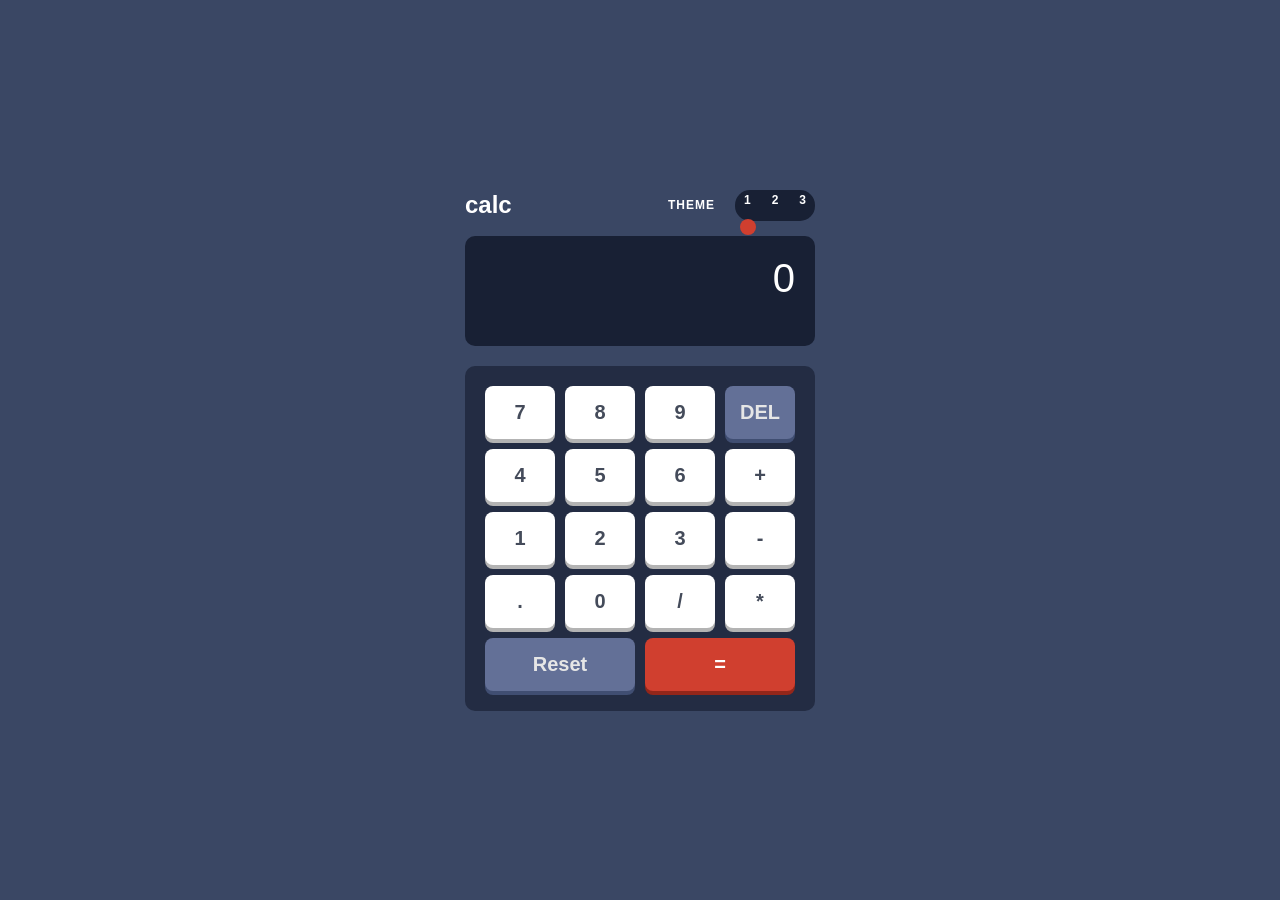
<file: index.html>
<!DOCTYPE html>
<html lang="en">
<head>
    <meta charset="UTF-8">
    <meta name="viewport" content="width=device-width, initial-scale=1.0">
    <title>Calculator with Theme Switcher</title>
  <link rel="stylesheet" href="style.css">
</head>
<body class="theme-1">
    <div class="calculator">
        <div class="header">
            <h2>calc</h2>
            <div class="theme-switcher">
                <p>THEME</p>
                <div class="switcher">
                    <div class="numbers">
                        <span>1</span>
                        <span>2</span>
                        <span>3</span>
                    </div>
                    <input type="range" min="1" max="3" value="1" id="theme-slider">
                </div>
            </div>
        </div>
        
        <div class="screen" id="screen">0</div>
        
        <div class="button">
            <button>7</button>
            <button>8</button>
            <button>9</button>
            <button class="del">DEL</button>

            <button>4</button>
            <button>5</button>
            <button>6</button>
            <button>+</button>

            <button>1</button>
            <button>2</button>
            <button>3</button>
            <button>-</button>

            <button>.</button>
            <button>0</button>
            <button>/</button>
            <button>*</button>

            <button class="reset">Reset</button>
            <button class="equalto">=</button>
        </div>
    </div>

    <script src="calculator.js"></script>
</body>
</html>
</file>
<file: style.css>
body {
            display: flex;
            flex-direction: column;
            align-items: center;
            justify-content: center;
            height: 100vh;
            background-color: hsl(222, 26%, 31%);
            margin: 0;
            font-family: Arial, sans-serif;
            transition: background-color 0.3s ease;
        }

     
        body.theme-1 {
            background-color: hsl(222, 26%, 31%);
        }

        body.theme-1 .calculator {
            background-color: transparent;
        }

        body.theme-1 .screen {
            background: hsl(224, 36%, 15%);
            color: white;
        }

        body.theme-1 .button {
            background: hsl(223, 31%, 20%);
        }

        body.theme-1 .button button {
            background: white;
            color: hsl(221, 14%, 31%);
            box-shadow: 0 4px 0 hsl(0, 0%, 70%);
        }

        body.theme-1 .button button:hover {
            background: hsl(0, 0%, 95%);
        }

        body.theme-1 .del,
        body.theme-1 .reset {
            background: hsl(225, 21%, 49%) !important;
            color: hsl(0, 0%, 90%) !important;
            box-shadow: 0 4px 0 hsl(224, 28%, 35%) !important;
        }

        body.theme-1 .del:hover,
        body.theme-1 .reset:hover {
            background: hsl(225, 21%, 59%) !important;
        }

        body.theme-1 .equalto {
            background: hsl(6, 63%, 50%) !important;
            color: white !important;
            box-shadow: 0 4px 0 hsl(6, 70%, 34%) !important;
        }

        body.theme-1 .equalto:hover {
            background: hsl(6, 63%, 60%) !important;
        }

        body.theme-1 h2 {
            color: white;
        }

        body.theme-1 .theme-switcher p {
            color: white;
        }

        body.theme-1 .numbers span {
            color: white;
        }

        body.theme-1 .switcher {
            background-color: hsl(224, 36%, 15%);
        }

        body.theme-1 #theme-slider::-webkit-slider-thumb {
            background: hsl(6, 63%, 50%);
        }

        body.theme-1 #theme-slider::-moz-range-thumb {
            background: hsl(6, 63%, 50%);
        }

       
        body.theme-2 {
            background-color: hsl(0, 0%, 90%);
        }

        body.theme-2 .calculator {
            background-color: transparent;
        }

        body.theme-2 .screen {
            background: hsl(0, 0%, 93%);
            color: hsl(60, 10%, 19%);
        }

        body.theme-2 .button {
            background: hsl(0, 5%, 81%);
        }

        body.theme-2 .button button {
            background: hsl(45, 7%, 89%);
            color: hsl(60, 10%, 19%);
            box-shadow: 0 4px 0 hsl(35, 11%, 61%);
        }

        body.theme-2 .button button:hover {
            background: hsl(45, 7%, 95%);
        }

        body.theme-2 .del,
        body.theme-2 .reset {
            background: hsl(185, 42%, 37%) !important;
            color: white !important;
            box-shadow: 0 4px 0 hsl(185, 58%, 25%) !important;
        }

        body.theme-2 .del:hover,
        body.theme-2 .reset:hover {
            background: hsl(185, 42%, 47%) !important;
        }

        body.theme-2 .equalto {
            background: hsl(25, 98%, 40%) !important;
            color: white !important;
            box-shadow: 0 4px 0 hsl(25, 99%, 27%) !important;
        }

        body.theme-2 .equalto:hover {
            background: hsl(25, 98%, 50%) !important;
        }

        body.theme-2 h2 {
            color: hsl(60, 10%, 19%);
        }

        body.theme-2 .theme-switcher p {
            color: hsl(60, 10%, 19%);
        }

        body.theme-2 .numbers span {
            color: hsl(60, 10%, 19%);
        }

        body.theme-2 .switcher {
            background-color: hsl(0, 5%, 81%);
        }

        body.theme-2 #theme-slider::-webkit-slider-thumb {
            background: hsl(25, 98%, 40%);
        }

        body.theme-2 #theme-slider::-moz-range-thumb {
            background: hsl(25, 98%, 40%);
        }

        /* Theme 3 - Neon Purple Theme */
        body.theme-3 {
            background-color: hsl(268, 75%, 9%);
        }

        body.theme-3 .calculator {
            background-color: transparent;
        }

        body.theme-3 .screen {
            background: hsl(268, 71%, 12%);
            color: hsl(52, 100%, 62%);
        }

        body.theme-3 .button {
            background: hsl(268, 71%, 12%);
        }

        body.theme-3 .button button {
            background: hsl(281, 89%, 26%);
            color: hsl(52, 100%, 62%);
            box-shadow: 0 4px 0 hsl(285, 91%, 52%);
        }

        body.theme-3 .button button:hover {
            background: hsl(281, 89%, 36%);
        }

        body.theme-3 .del,
        body.theme-3 .reset {
            background: hsl(281, 89%, 26%) !important;
            color: white !important;
            box-shadow: 0 4px 0 hsl(285, 91%, 52%) !important;
        }

        body.theme-3 .del:hover,
        body.theme-3 .reset:hover {
            background: hsl(281, 89%, 36%) !important;
        }

        body.theme-3 .equalto {
            background: hsl(176, 100%, 44%) !important;
            color: hsl(198, 20%, 13%) !important;
            box-shadow: 0 4px 0 hsl(177, 92%, 70%) !important;
        }

        body.theme-3 .equalto:hover {
            background: hsl(176, 100%, 54%) !important;
        }

        body.theme-3 h2 {
            color: hsl(52, 100%, 62%);
        }

        body.theme-3 .theme-switcher p {
            color: hsl(52, 100%, 62%);
        }

        body.theme-3 .numbers span {
            color: hsl(52, 100%, 62%);
        }

        body.theme-3 .switcher {
            background-color: hsl(268, 71%, 12%);
        }

        body.theme-3 #theme-slider::-webkit-slider-thumb {
            background: hsl(176, 100%, 44%);
        }

        body.theme-3 #theme-slider::-moz-range-thumb {
            background: hsl(176, 100%, 44%);
        }
        .calculator {
            width: 350px;
        }
        .header {
            display: flex;
            justify-content: space-between;
            align-items: center;
            margin-bottom: 15px;
        }

        h2 {
            margin: 0;
            transition: color 0.3s ease;
        }
        .theme-switcher {
            display: flex;
            align-items: center;
            gap: 20px;
        }

        .theme-switcher p {
            font-size: 12px;
            font-weight: 700;
            letter-spacing: 1px;
            margin: 0;
            transition: color 0.3s ease;
        }

        .switcher {
            position: relative;
            width: 70px;
            height: 25px;
            border-radius: 15px;
            padding: 3px 5px;
            transition: background-color 0.3s ease;
        }

        .numbers {
            display: flex;
            justify-content: space-between;
            padding: 0 4px;
            margin-bottom: 2px;
        }

        .numbers span {
            font-size: 12px;
            font-weight: 700;
            transition: color 0.3s ease;
        }

        #theme-slider {
            width: 100%;
            height: 100%;
            -webkit-appearance: none;
            appearance: none;
            background: transparent;
            cursor: pointer;
            margin: 0;
            padding: 0;
        }

        #theme-slider::-webkit-slider-thumb {
            -webkit-appearance: none;
            appearance: none;
            width: 16px;
            height: 16px;
            border-radius: 50%;
            cursor: pointer;
            transition: background-color 0.3s ease;
        }

        #theme-slider::-moz-range-thumb {
            width: 16px;
            height: 16px;
            border-radius: 50%;
            border: none;
            cursor: pointer;
            transition: background-color 0.3s ease;
        }

        #theme-slider::-webkit-slider-runnable-track {
            height: 4px;
            background: transparent;
        }

        #theme-slider::-moz-range-track {
            height: 4px;
            background: transparent;
            border: none;
        }

       
        .screen {
            font-size: 40px;
            text-align: right;
            padding: 20px;
            border-radius: 10px;
            margin-bottom: 20px;
            min-height: 70px;
            overflow: hidden;
            word-wrap: break-word;
            word-break: break-all;
            transition: background-color 0.3s ease, color 0.3s ease;
        }

      
        .button {
            padding: 20px;
            border-radius: 10px;
            display: grid;
            grid-template-columns: repeat(4, 1fr);
            gap: 10px;
            transition: background-color 0.3s ease;
        }

        .button button {
            border: none;
            font-size: 20px;
            font-weight: bold;
            cursor: pointer;
            padding: 15px;
            border-radius: 8px;
            transition: all 0.2s ease;
        }

        .button button:hover {
            opacity: 0.8;
        }

        .button button:active {
            transform: scale(0.95);
        }

        .del {
            grid-column: span 1;
        }

        .reset {
            grid-column: span 2;
        }

        .equalto {
            grid-column: span 2;
        }

      
        @media screen and (max-width: 400px) {
            .calculator {
                width: 90%;
                max-width: 350px;
                padding: 10px;
            }

            .screen {
                font-size: 32px;
                padding: 15px;
                min-height: 60px;
            }

            .button {
                padding: 15px;
                gap: 8px;
            }

            .button button {
                padding: 12px;
                font-size: 18px;
            }

            .switcher {
                width: 60px;
                height: 22px;
            }

            #theme-slider::-webkit-slider-thumb {
                width: 14px;
                height: 14px;
            }

            #theme-slider::-moz-range-thumb {
                width: 14px;
                height: 14px;
            }

            .theme-switcher {
                gap: 10px;
            }

            h2 {
                font-size: 20px;
            }
        }

        @media screen and (max-width: 350px) {
            .button {
                padding: 10px;
                gap: 6px;
            }

            .button button {
                padding: 10px;
                font-size: 16px;
            }

            .screen {
                font-size: 28px;
                padding: 12px;
                min-height: 50px;
            }

            .switcher {
                width: 50px;
                height: 20px;
            }

            #theme-slider::-webkit-slider-thumb {
                width: 12px;
                height: 12px;
            }

            #theme-slider::-moz-range-thumb {
                width: 12px;
                height: 12px;
            }
        }

        @media screen and (max-height: 700px) {
            .calculator {
                width: 90%;
                max-width: 350px;
            }

            .screen {
                font-size: 30px;
                padding: 12px;
                min-height: 50px;
                margin-bottom: 12px;
            }

            .button {
                padding: 12px;
                gap: 8px;
            }

            .button button {
                padding: 10px;
                font-size: 16px;
            }
        }
</file>
